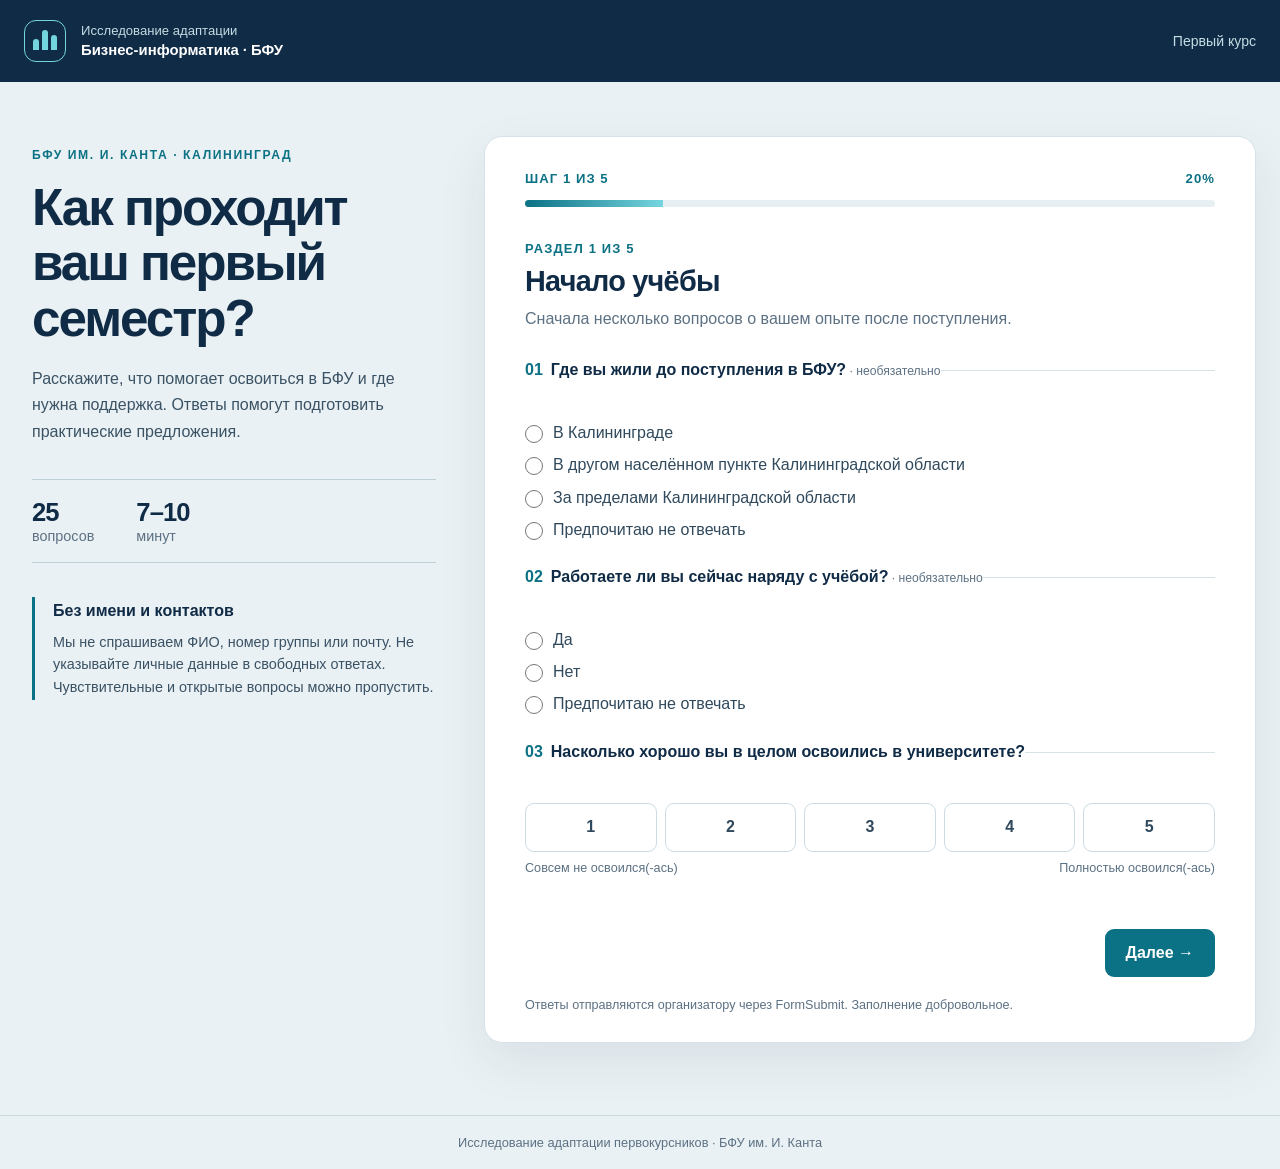
<file: index.html>
<!doctype html>
<html lang="ru">
<head>
  <meta charset="utf-8">
  <meta name="viewport" content="width=device-width, initial-scale=1">
  <meta name="description" content="Анонимная анкета об адаптации первокурсников направления «Бизнес-информатика» БФУ им. И. Канта.">
  <meta name="theme-color" content="#102b46">
  <title>Адаптация первокурсников — Бизнес-информатика</title>
  <link rel="icon" type="image/svg+xml" href="data:image/svg+xml,%3Csvg xmlns='http://www.w3.org/2000/svg' viewBox='0 0 64 64'%3E%3Crect width='64' height='64' rx='15' fill='%23102b46'/%3E%3Cpath d='M13 43h38M17 34c7-10 14-10 21 0 5 7 9 7 13 0' fill='none' stroke='%2375d5df' stroke-width='5' stroke-linecap='round'/%3E%3C/svg%3E">
  <link rel="stylesheet" href="style.css">
  <script src="app.js" defer></script>
</head>
<body>
  <div class="shell">
    <header class="topbar">
      <div class="brand-mark" aria-hidden="true"><span></span><span></span><span></span></div>
      <div class="brand-copy">Исследование адаптации<br><strong>Бизнес-информатика · БФУ</strong></div>
      <div class="topbar-note">Первый курс</div>
    </header>

    <main class="layout">
      <aside class="sidebar" aria-label="Об опросе">
        <div class="eyebrow">БФУ им. И. Канта · Калининград</div>
        <h1>Как проходит ваш первый семестр?</h1>
        <p>Расскажите, что помогает освоиться в БФУ и где нужна поддержка. Ответы помогут подготовить практические предложения.</p>
        <div class="facts">
          <div><span class="fact-number">25</span><span>вопросов</span></div>
          <div><span class="fact-number">7–10</span><span>минут</span></div>
        </div>
        <div class="privacy-note">
          <strong>Без имени и контактов</strong>
          <p>Мы не спрашиваем ФИО, номер группы или почту. Не указывайте личные данные в свободных ответах. Чувствительные и открытые вопросы можно пропустить.</p>
        </div>
      </aside>

      <section class="survey-panel" aria-labelledby="step-title">
        <div class="progress-head">
          <span id="step-counter">Шаг 1 из 5</span>
          <span id="progress-percent">20%</span>
        </div>
        <div class="progress-track" aria-hidden="true"><div id="progress-fill"></div></div>

        <form id="survey-form" action="https://formsubmit.co/farafonovegor0707@gmail.com" method="POST" novalidate>
          <input type="hidden" name="_subject" value="Анкета: адаптация первокурсников БФУ">
          <input type="hidden" name="_template" value="table">
          <input type="hidden" name="_next" id="next-url">
          <input type="text" name="_honey" class="honeypot" tabindex="-1" autocomplete="off" aria-hidden="true">
          <div id="form-content"></div>
          <p id="form-error" class="form-error" role="alert" hidden></p>
          <div class="form-actions">
            <button class="button button-secondary" type="button" id="prev-button" hidden>Назад</button>
            <button class="button button-primary" type="button" id="next-button">Далее <span aria-hidden="true">→</span></button>
            <button class="button button-primary" type="submit" id="submit-button" hidden>Отправить ответы <span aria-hidden="true">→</span></button>
          </div>
          <p class="form-footnote">Ответы отправляются организатору через FormSubmit. Заполнение добровольное.</p>
        </form>
      </section>
    </main>
    <footer>Исследование адаптации первокурсников · БФУ им. И. Канта</footer>
  </div>
</body>
</html>
</file>
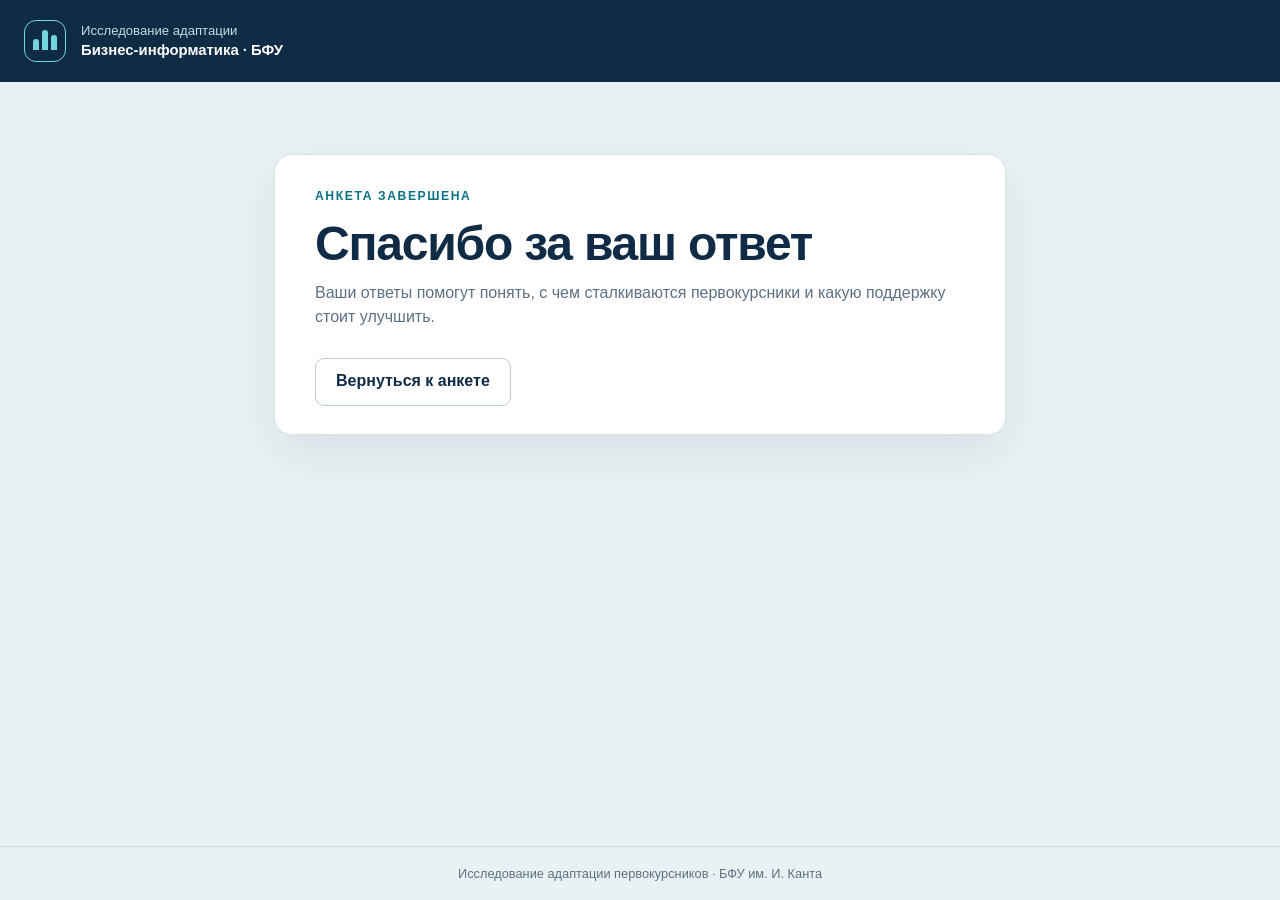
<file: thanks.html>
<!doctype html>
<html lang="ru">
<head>
  <meta charset="utf-8">
  <meta name="viewport" content="width=device-width, initial-scale=1">
  <meta name="theme-color" content="#102b46">
  <title>Спасибо за ответ — Бизнес-информатика</title>
  <link rel="stylesheet" href="style.css">
</head>
<body>
  <div class="shell">
    <header class="topbar"><div class="brand-mark" aria-hidden="true"><span></span><span></span><span></span></div><div class="brand-copy">Исследование адаптации<br><strong>Бизнес-информатика · БФУ</strong></div></header>
    <main class="layout" style="display:block;max-width:780px;padding-top:8vh">
      <section class="survey-panel" style="min-height:0">
        <div class="eyebrow">Анкета завершена</div>
        <h1 class="section-title" style="font-size:clamp(2rem,4vw,3rem);margin-top:12px">Спасибо за ваш ответ</h1>
        <p class="section-description">Ваши ответы помогут понять, с чем сталкиваются первокурсники и какую поддержку стоит улучшить.</p>
        <a class="button button-secondary" href="index.html" style="display:inline-block;text-decoration:none">Вернуться к анкете</a>
      </section>
    </main>
    <footer>Исследование адаптации первокурсников · БФУ им. И. Канта</footer>
  </div>
</body>
</html>
</file>
<file: style.css>
:root{color-scheme:light;--ink:#102b46;--muted:#5c7183;--line:#d7e2e7;--accent:#0b7184;--accent-dark:#075a6b;--sea:#75d5df;--paper:#fff;--bg:#eaf1f4;--focus:#ffb44e}*{box-sizing:border-box}html{font-family:Inter,"Segoe UI",Arial,sans-serif;font-size:16px}body{margin:0;background:var(--bg);color:var(--ink)}button,input,textarea{font:inherit}.shell{min-height:100vh;display:flex;flex-direction:column}.topbar{height:82px;display:flex;align-items:center;gap:15px;padding:0 max(24px,calc((100vw - 1280px)/2));background:var(--ink);color:white}.brand-mark{width:42px;height:42px;flex:none;border:1.5px solid var(--sea);border-radius:12px;display:flex;align-items:flex-end;gap:3px;padding:11px 8px}.brand-mark span{width:7px;background:var(--sea);border-radius:3px 3px 0 0}.brand-mark span:nth-child(1){height:11px}.brand-mark span:nth-child(2){height:20px}.brand-mark span:nth-child(3){height:15px}.brand-copy{font-size:.82rem;line-height:1.35;color:#c4dce3}.brand-copy strong{font-size:.93rem;font-weight:700;color:#fff}.topbar-note{margin-left:auto;color:#c4dce3;font-size:.88rem}.layout{width:min(1280px,100%);margin:0 auto;display:grid;grid-template-columns:minmax(300px,420px) minmax(0,1fr);gap:40px;padding:54px 24px 72px;flex:1}.sidebar{padding:12px 8px}.eyebrow{text-transform:uppercase;letter-spacing:.13em;color:var(--accent);font-size:.76rem;font-weight:800}.sidebar h1{font-size:clamp(2.25rem,4vw,3.6rem);line-height:1.08;letter-spacing:-.04em;margin:18px 0 20px;max-width:400px}.sidebar>p{line-height:1.65;color:#3a5264;max-width:390px;margin:0}.facts{display:flex;gap:42px;margin:34px 0;border-top:1px solid #bdd0d8;border-bottom:1px solid #bdd0d8;padding:18px 0}.facts>div{display:flex;flex-direction:column;gap:1px;color:var(--muted);font-size:.9rem}.fact-number{font-size:1.6rem;font-weight:800;color:var(--ink);letter-spacing:-.035em}.privacy-note{border-left:3px solid var(--accent);padding:2px 0 2px 18px;color:#3a5264;line-height:1.55;font-size:.9rem}.privacy-note strong{color:var(--ink);font-size:1rem}.privacy-note p{margin:7px 0 0}.survey-panel{background:var(--paper);border:1px solid #d6e3e9;border-radius:18px;box-shadow:0 18px 50px rgba(16,43,70,.08);padding:34px 40px 28px;align-self:start;min-height:650px}.progress-head{display:flex;justify-content:space-between;font-size:.82rem;font-weight:700;color:var(--accent);text-transform:uppercase;letter-spacing:.08em}.progress-track{height:7px;background:#e7eff2;border-radius:99px;margin:14px 0 34px;overflow:hidden}.progress-track>div{height:100%;width:20%;background:linear-gradient(90deg,var(--accent),var(--sea));transition:width .25s ease}.section-kicker{font-size:.81rem;color:var(--accent);font-weight:800;text-transform:uppercase;letter-spacing:.09em;margin:0 0 8px}.section-title{font-size:1.8rem;letter-spacing:-.025em;margin:0 0 8px;line-height:1.2}.section-description{color:var(--muted);line-height:1.55;margin:0 0 28px}.question{border:0;padding:23px 0 25px;margin:0;border-top:1px solid var(--line)}.question legend{padding:0;font-weight:700;line-height:1.4;font-size:1rem}.question-number{color:var(--accent);font-weight:800;margin-right:8px}.optional{font-size:.76rem;color:var(--muted);font-weight:500;white-space:nowrap}.hint{font-size:.83rem;color:var(--muted);margin:9px 0 0;line-height:1.4}.options{display:grid;gap:10px;margin-top:17px}.choice{display:flex;gap:10px;align-items:flex-start;cursor:pointer;line-height:1.4;color:#30495c}.choice input{margin:3px 0 0;width:18px;height:18px;flex:none;accent-color:var(--accent)}.scale-row{display:flex;gap:8px;margin:17px 0 8px}.scale-row .choice{display:block;flex:1;text-align:center;min-width:0}.scale-row input{position:absolute;opacity:0;pointer-events:none}.scale-row span{display:block;border:1.5px solid #cbdce3;border-radius:9px;padding:12px 0;font-weight:750;transition:background .15s,border-color .15s}.scale-row input:checked+span{background:#d7f3f5;border-color:var(--accent);color:var(--accent-dark)}.scale-row input:focus-visible+span{outline:3px solid var(--focus);outline-offset:2px}.scale-ends{display:flex;justify-content:space-between;gap:16px;color:var(--muted);font-size:.79rem;line-height:1.35}.scale-ends span:last-child{text-align:right}.question textarea{display:block;width:100%;min-height:124px;margin-top:16px;padding:13px 14px;resize:vertical;border:1.5px solid #bdd0d8;border-radius:9px;line-height:1.5;color:var(--ink)}.question textarea:focus{outline:3px solid #b0e7e9;border-color:var(--accent)}.form-error{border-radius:8px;background:#fff1ed;color:#9c3828;padding:12px 14px;font-size:.91rem}.form-actions{display:flex;justify-content:space-between;gap:12px;margin-top:27px}.form-actions .button-primary{margin-left:auto}.button{border-radius:9px;border:1.5px solid transparent;padding:13px 20px;font-weight:750;min-height:48px;cursor:pointer}.button:focus-visible,.choice input:focus-visible{outline:3px solid var(--focus);outline-offset:2px}.button-primary{background:var(--accent);color:white}.button-primary:hover{background:var(--accent-dark)}.button-secondary{background:white;color:var(--ink);border-color:#b8cdd5}.button-secondary:hover{background:#f2f8fa}.form-footnote{margin:19px 0 0;color:var(--muted);font-size:.79rem;line-height:1.45}.honeypot{position:absolute;left:-9999px;opacity:0}footer{border-top:1px solid #c9d9df;padding:19px 24px;text-align:center;color:var(--muted);font-size:.8rem}@media(max-width:850px){.layout{grid-template-columns:1fr;gap:23px;padding-top:35px}.sidebar{padding:0}.sidebar h1{max-width:none;font-size:2.35rem}.sidebar>p{max-width:650px}.facts{margin:22px 0}.survey-panel{min-height:0}}@media(max-width:560px){.topbar{height:72px;padding:0 18px}.topbar-note{display:none}.layout{padding:18px 14px 40px;gap:14px}.sidebar h1{font-size:1.85rem;margin:8px 0 10px}.sidebar>p{font-size:.88rem;line-height:1.45}.facts{margin:12px 0;padding:8px 0;gap:22px}.facts>div{display:block;font-size:.8rem}.fact-number{font-size:1rem;margin-right:4px}.privacy-note{font-size:.78rem;line-height:1.35;padding-left:10px}.privacy-note strong{font-size:.85rem}.privacy-note p{margin:2px 0 0}.survey-panel{padding:20px 18px;border-radius:13px}.progress-track{margin:8px 0 18px}.section-title{font-size:1.5rem}.section-description{margin-bottom:17px}.question{padding:17px 0 20px}.scale-row{gap:5px}.scale-row span{padding:10px 0}.form-actions{flex-wrap:wrap}.button{padding:12px 16px}}@media(prefers-reduced-motion:reduce){*,*::before,*::after{scroll-behavior:auto!important;transition:none!important}}
</file>
